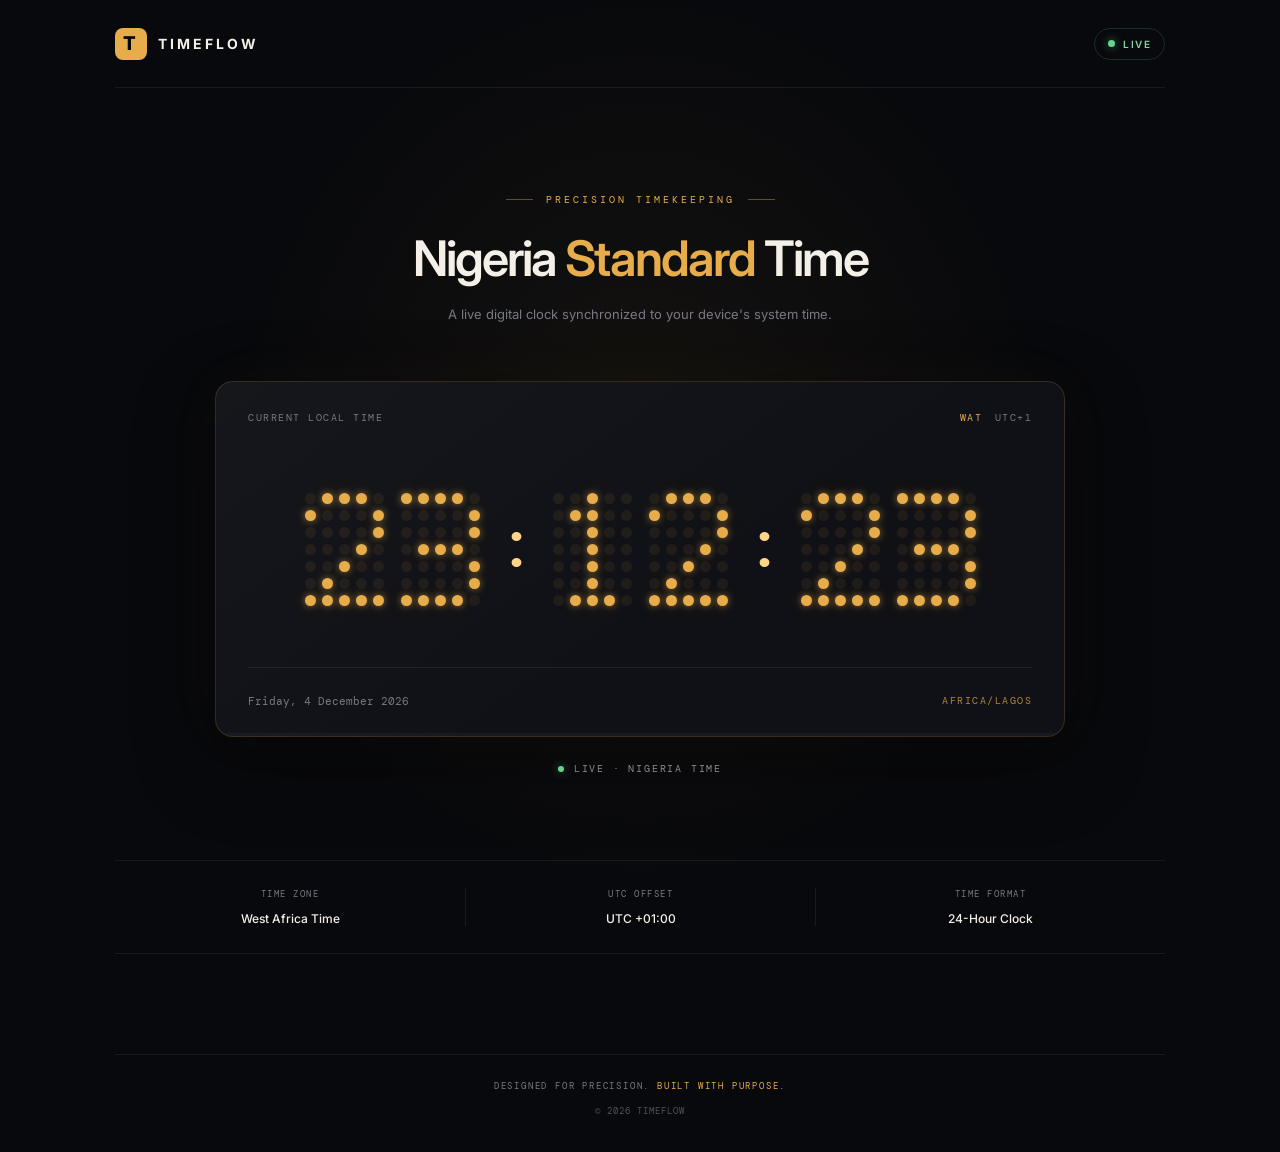
<file: clock/index.html>
<!DOCTYPE html>
<html lang="en">
<head>
  <meta charset="UTF-8">
  <meta name="viewport" content="width=device-width, initial-scale=1.0">

  <meta name="theme-color" content="#08090c">
  <meta name="description" content="TIMEFLOW — A live dot-matrix digital clock displaying accurate Nigeria time.">

  <title>TIMEFLOW — Nigeria Live Clock</title>

  <link rel="preconnect" href="https://fonts.googleapis.com">
  <link rel="preconnect" href="https://fonts.gstatic.com" crossorigin>

  <link href="https://fonts.googleapis.com/css2?family=DM+Mono:wght@400;500&family=Inter:wght@400;500;600;700&display=swap" rel="stylesheet">

  <link rel="stylesheet" href="style.css">
</head>

<body>

  <main class="page">

    <header class="topbar">
      <a href="#" class="brand">
        <span class="brand-symbol">T</span>
        <span>TIMEFLOW</span>
      </a>

      <div class="live-indicator">
        <span class="live-dot"></span>
        LIVE
      </div>
    </header>

    <section class="clock-section">

      <div class="eyebrow">
        <span class="eyebrow-line"></span>
        PRECISION TIMEKEEPING
        <span class="eyebrow-line"></span>
      </div>

      <h1>
        Nigeria <span>Standard</span> Time
      </h1>

      <p class="subtitle">
        A live digital clock synchronized to your device's system time.
      </p>

      <div class="clock-card">

        <div class="clock-card-top">
          <span class="clock-label">CURRENT LOCAL TIME</span>

          <span class="timezone">
            WAT <span>UTC+1</span>
          </span>
        </div>

        <div class="clock-display" id="clock" aria-label="Current Nigeria time">
          <span class="loading">INITIALIZING...</span>
        </div>

        <div class="clock-divider"></div>

        <div class="clock-card-bottom">
          <span id="date">Loading date...</span>
          <span class="timezone-name">AFRICA/LAGOS</span>
        </div>

        <div class="progress-track">
          <div id="second-progress" class="progress-fill"></div>
        </div>

      </div>

      <div class="status">
        <span class="status-dot"></span>
        <span id="sync-status">INITIALIZING CLOCK...</span>
      </div>

    </section>

    <section class="information">

      <div class="info-item">
        <span class="info-heading">TIME ZONE</span>
        <span class="info-value">West Africa Time</span>
      </div>

      <div class="info-item">
        <span class="info-heading">UTC OFFSET</span>
        <span class="info-value">UTC +01:00</span>
      </div>

      <div class="info-item">
        <span class="info-heading">TIME FORMAT</span>
        <span class="info-value">24-Hour Clock</span>
      </div>

    </section>

    <footer class="footer">
      <div class="footer-line"></div>

      <p>
        DESIGNED FOR PRECISION.
        <span>BUILT WITH PURPOSE.</span>
      </p>

      <span class="copyright">
        © 2026 TIMEFLOW
      </span>
    </footer>

  </main>

  <script src="clock.js"></script>

</body>
  </html>
</file>
<file: clock/style.css>
:root {
  --background: #08090c;
  --surface: #101116;
  --surface-light: #15171e;
  --gold: #e8ad4b;
  --gold-light: #ffd58a;
  --gold-dim: rgba(232, 173, 75, 0.12);
  --text: #f4f0e8;
  --muted: #777983;
  --border: rgba(255, 255, 255, 0.07);
}

* {
  margin: 0;
  padding: 0;
  box-sizing: border-box;
}

html {
  min-height: 100%;
  background: var(--background);
}

body {
  min-height: 100vh;
  color: var(--text);
  background:
    radial-gradient(
      ellipse at 50% 38%,
      rgba(232, 173, 75, 0.055),
      transparent 45%
    ),
    var(--background);
  font-family: "Inter", sans-serif;
  -webkit-font-smoothing: antialiased;
}

.page {
  width: min(100% - 40px, 1050px);
  margin: 0 auto;
}

/* HEADER */

.topbar {
  height: 88px;
  display: flex;
  align-items: center;
  justify-content: space-between;
  border-bottom: 1px solid var(--border);
}

.brand {
  display: flex;
  align-items: center;
  gap: 11px;
  color: var(--text);
  text-decoration: none;
  font-size: 14px;
  font-weight: 700;
  letter-spacing: 3px;
}

.brand-symbol {
  width: 32px;
  height: 32px;
  display: grid;
  place-items: center;
  color: var(--background);
  background: var(--gold);
  border-radius: 8px;
  font-size: 19px;
  font-weight: 800;
}

.live-indicator {
  display: flex;
  align-items: center;
  gap: 8px;
  padding: 9px 13px;
  border: 1px solid rgba(89, 190, 130, 0.2);
  border-radius: 30px;
  color: #86d6a5;
  font-size: 10px;
  letter-spacing: 1.5px;
  font-weight: 600;
}

.live-dot,
.status-dot {
  width: 7px;
  height: 7px;
  background: #68d391;
  border-radius: 50%;
  box-shadow: 0 0 10px rgba(104, 211, 145, 0.6);
  animation: pulse 1.8s infinite;
}

@keyframes pulse {
  50% {
    opacity: 0.4;
  }
}

/* MAIN CLOCK */

.clock-section {
  padding: 105px 0 70px;
  text-align: center;
}

.eyebrow {
  display: flex;
  align-items: center;
  justify-content: center;
  gap: 13px;
  color: var(--gold);
  font-family: "DM Mono", monospace;
  font-size: 10px;
  letter-spacing: 3px;
}

.eyebrow-line {
  width: 27px;
  height: 1px;
  background: rgba(232, 173, 75, 0.4);
}

h1 {
  margin-top: 23px;
  font-size: clamp(30px, 5vw, 49px);
  font-weight: 600;
  letter-spacing: -2px;
}

h1 span {
  color: var(--gold);
}

.subtitle {
  margin-top: 15px;
  color: var(--muted);
  font-size: 13px;
  line-height: 1.8;
}

/* CLOCK PANEL */

.clock-card {
  width: min(100%, 850px);
  margin: 55px auto 0;
  padding: 29px 32px 0;
  overflow: hidden;
  background:
    linear-gradient(
      145deg,
      rgba(255, 255, 255, 0.025),
      transparent 60%
    ),
    var(--surface);
  border: 1px solid rgba(232, 173, 75, 0.17);
  border-radius: 18px;
  box-shadow:
    0 25px 80px rgba(0, 0, 0, 0.35),
    0 0 65px rgba(232, 173, 75, 0.035);
}

.clock-card-top,
.clock-card-bottom {
  display: flex;
  align-items: center;
  justify-content: space-between;
  gap: 12px;
}

.clock-label,
.timezone,
.timezone-name {
  font-family: "DM Mono", monospace;
  font-size: 10px;
  letter-spacing: 1.5px;
}

.clock-label {
  color: var(--muted);
}

.timezone {
  color: var(--gold);
}

.timezone span {
  margin-left: 5px;
  color: var(--muted);
}

.clock-display {
  min-height: 175px;
  margin: 38px auto 30px;
  display: flex;
  align-items: center;
  justify-content: center;
  gap: clamp(5px, 1.5vw, 17px);
  white-space: nowrap;
}

.digit {
  display: flex;
  flex-direction: column;
  gap: clamp(3px, 0.6vw, 6px);
}

.dot-row {
  display: flex;
  gap: clamp(3px, 0.6vw, 6px);
}

.dot {
  width: clamp(5px, 1.15vw, 11px);
  height: clamp(5px, 1.15vw, 11px);
  border-radius: 50%;
  background: rgba(232, 173, 75, 0.075);
}

.dot.active {
  background: var(--gold);
  box-shadow:
    0 0 7px rgba(232, 173, 75, 0.55),
    0 0 17px rgba(232, 173, 75, 0.2);
}

.colon {
  color: var(--gold-light);
  font-family: "DM Mono", monospace;
  font-size: clamp(30px, 7vw, 65px);
  font-weight: 400;
  line-height: 1;
  padding-bottom: 8px;
  animation: colon-blink 1s steps(2, start) infinite;
}

@keyframes colon-blink {
  to {
    opacity: 0.35;
  }
}

.loading {
  color: var(--gold);
  font-family: "DM Mono", monospace;
  font-size: 12px;
  letter-spacing: 3px;
}

.clock-divider {
  height: 1px;
  background: var(--border);
}

.clock-card-bottom {
  min-height: 65px;
  color: var(--muted);
  font-family: "DM Mono", monospace;
  font-size: 11px;
}

.timezone-name {
  color: var(--gold);
  opacity: 0.75;
}

/* SECOND PROGRESS BAR */

.progress-track {
  height: 3px;
  margin: 0 -32px;
  background: rgba(255, 255, 255, 0.035);
}

.progress-fill {
  width: 0%;
  height: 100%;
  background: var(--gold);
  box-shadow: 0 0 10px rgba(232, 173, 75, 0.65);
  transition: width 0.08s linear;
}

/* STATUS */

.status {
  display: flex;
  align-items: center;
  justify-content: center;
  gap: 10px;
  margin-top: 25px;
  color: #8a8c93;
  font-family: "DM Mono", monospace;
  font-size: 10px;
  letter-spacing: 1.8px;
}

.status-dot {
  width: 6px;
  height: 6px;
}

/* INFORMATION */

.information {
  display: grid;
  grid-template-columns: repeat(3, 1fr);
  margin: 15px auto 100px;
  padding: 27px 0;
  border-top: 1px solid var(--border);
  border-bottom: 1px solid var(--border);
}

.info-item {
  display: flex;
  flex-direction: column;
  align-items: center;
  gap: 11px;
}

.info-item + .info-item {
  border-left: 1px solid var(--border);
}

.info-heading {
  color: var(--muted);
  font-family: "DM Mono", monospace;
  font-size: 9px;
  letter-spacing: 1.5px;
}

.info-value {
  color: var(--text);
  font-size: 12px;
  font-weight: 500;
}

/* FOOTER */

.footer {
  padding-bottom: 35px;
  text-align: center;
}

.footer-line {
  height: 1px;
  margin-bottom: 25px;
  background: var(--border);
}

.footer p {
  color: var(--muted);
  font-family: "DM Mono", monospace;
  font-size: 9px;
  letter-spacing: 1.8px;
}

.footer p span {
  color: var(--gold);
}

.copyright {
  display: block;
  margin-top: 13px;
  color: #51535c;
  font-family: "DM Mono", monospace;
  font-size: 9px;
  letter-spacing: 1px;
}

/* MOBILE RESPONSIVENESS */

@media (max-width: 600px) {
  .page {
    width: min(100% - 30px, 1050px);
  }

  .topbar {
    height: 72px;
  }

  .clock-section {
    padding: 85px 0 55px;
  }

  .eyebrow {
    font-size: 8px;
    letter-spacing: 2px;
  }

  h1 {
    letter-spacing: -1.5px;
  }

  .subtitle {
    max-width: 300px;
    margin: 14px auto 0;
    font-size: 12px;
  }

  .clock-card {
    margin-top: 40px;
    padding: 22px 16px 0;
    border-radius: 13px;
  }

  .clock-display {
    min-height: 115px;
    margin: 34px auto 27px;
    gap: clamp(3px, 1vw, 7px);
  }

  .dot {
    width: clamp(4px, 1.25vw, 7px);
    height: clamp(4px, 1.25vw, 7px);
  }

  .dot-row {
    gap: clamp(2px, 0.5vw, 4px);
  }

  .digit {
    gap: 3px;
  }

  .colon {
    font-size: clamp(25px, 7vw, 36px);
  }

  .clock-label,
  .timezone,
  .timezone-name {
    font-size: 8px;
    letter-spacing: 0.8px;
  }

  .clock-card-bottom {
    min-height: 58px;
    font-size: 9px;
  }

  .progress-track {
    margin: 0 -16px;
  }

  .information {
    margin-bottom: 75px;
    gap: 5px;
  }

  .info-heading {
    font-size: 8px;
    letter-spacing: 0.7px;
  }

  .info-value {
    font-size: 10px;
    text-align: center;
  }

  .footer p {
    font-size: 8px;
    letter-spacing: 1px;
  }
}

@media (max-width: 360px) {
  .clock-card {
    padding-left: 10px;
    padding-right: 10px;
  }

  .clock-display {
    gap: 3px;
  }

  .dot {
    width: 4px;
    height: 4px;
  }

  .dot-row {
    gap: 2px;
  }

  .progress-track {
    margin: 0 -10px;
  }
}

@media (prefers-reduced-motion: reduce) {
  *,
  *::before,
  *::after {
    animation-duration: 0.01ms !important;
    animation-iteration-count: 1 !important;
    scroll-behavior: auto !important;
  }
  }
</file>
